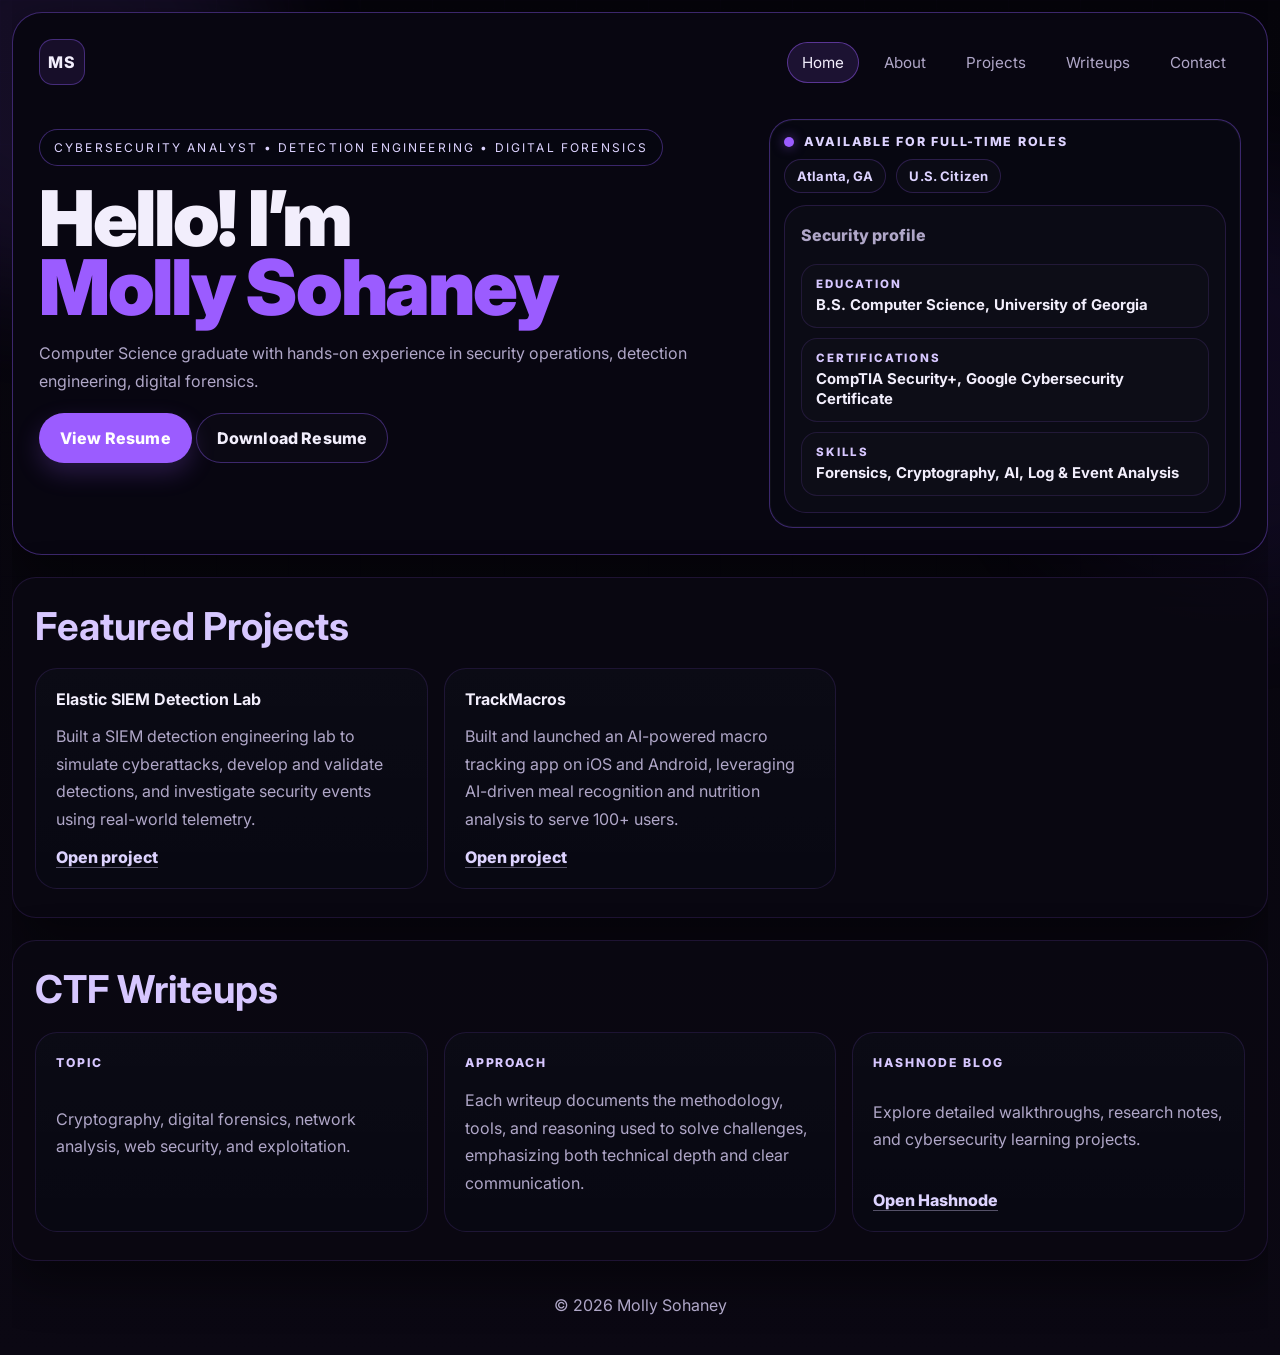
<file: index.html>
<!DOCTYPE html>
<html lang="en">
  <head>
    <meta charset="utf-8" />
    <meta name="viewport" content="width=device-width, initial-scale=1" />
    <meta
      name="description"
      content="Molly Sohaney - Cybersecurity analyst portfolio with projects, writeups, and contact information."
    />
    <title>Molly Sohaney | Home</title>
    <link rel="preconnect" href="https://fonts.googleapis.com" />
    <link rel="preconnect" href="https://fonts.gstatic.com" crossorigin />
    <link
      href="https://fonts.googleapis.com/css2?family=Inter:wght@400;500;600;700;800;900&display=swap"
      rel="stylesheet"
    />
    <!-- Google tag (gtag.js) -->
    <script async src="https://www.googletagmanager.com/gtag/js?id=G-9K3HYFY128"></script>
    <script>
      window.dataLayer = window.dataLayer || [];
      function gtag(){dataLayer.push(arguments);}
      gtag('js', new Date());

      gtag('config', 'G-9K3HYFY128');
    </script>
    <link rel="stylesheet" href="styles.css" />
  </head>
  <body>
    <div class="page">
      <div class="bg-grid"></div>
      <div class="bg-glow bg-glow-left"></div>
      <div class="bg-glow bg-glow-right"></div>

      <header class="hero" id="home">
        <nav class="nav">
          <a class="brand" href="index.html" aria-label="Home">MS</a>
          <div class="nav-links">
            <a class="nav-link" href="index.html">Home</a>
            <a class="nav-link" href="about.html">About</a>
            <a class="nav-link" href="projects.html">Projects</a>
            <a class="nav-link" href="writeups.html">Writeups</a>
            <a class="nav-link" href="contact.html">Contact</a>
          </div>
        </nav>

        <div class="hero-grid">
          <section class="hero-copy">
            <p class="badge">Cybersecurity Analyst • Detection Engineering • Digital Forensics</p>
            <h1>
              Hello! I’m
              <span>Molly Sohaney</span>
            </h1>
            <p class="lede">
              Computer Science graduate with hands-on experience in security
              operations, detection engineering, digital forensics.
            </p>

            <div class="hero-actions">
              <a class="button button-primary" href="documents/Molly%20Sohaney%20Resume.pdf" target="_blank" rel="noreferrer">View Resume</a>
              <a class="button button-secondary" href="documents/Molly%20Sohaney%20Resume.pdf" download>Download Resume</a>
            </div>
          </section>

          <a class="hero-panel hero-panel-link" href="about.html" aria-label="About me">
            <div class="panel-topbar">
              <span class="status-dot"></span>
              <span>AVAILABLE FOR FULL-TIME ROLES</span>
            </div>
            <div class="panel-pills">
              <span class="panel-pill">Atlanta, GA</span>
              <span class="panel-pill">U.S. Citizen</span>
            </div>

            <div class="panel-card">
              <p class="panel-kicker">Security profile</p>
              <div class="profile-list">
                <div class="profile-item">
                  <span>Education</span>
                  <strong>B.S. Computer Science, University of Georgia</strong>
                </div>
                <div class="profile-item">
                  <span>Certifications</span>
                  <strong>CompTIA Security+, Google Cybersecurity Certificate</strong>
                </div>
                <div class="profile-item">
                  <span>Skills</span>
                  <strong>Forensics, Cryptography, AI, Log &amp; Event Analysis</strong>
                </div>
              </div>
            </div>
          </a>
        </div>
      </header>

      <main>
        <section class="section featured-projects">
          <div class="section-heading">
            <h3><a class="section-title-link" href="projects.html">Featured Projects</a></h3>
          </div>
          <div class="content-grid featured-grid">
            <article class="content-card featured-card">
              <h4>Elastic SIEM Detection Lab</h4>
              <p>
                Built a SIEM detection engineering lab to simulate cyberattacks,
                develop and validate detections, and investigate security events
                using real-world telemetry.
              </p>
              <a
                href="https://github.com/MollySohaney/elastic-siem-detection-lab"
                target="_blank"
                rel="noreferrer"
              >
                Open project
              </a>
            </article>

            <article class="content-card featured-card">
              <h4>TrackMacros</h4>
              <p>
                Built and launched an AI-powered macro tracking app on iOS and
                Android, leveraging AI-driven meal recognition and nutrition
                analysis to serve 100+ users.
              </p>
              <a
                href="https://www.trackmacros.app"
                target="_blank"
                rel="noreferrer"
              >
                Open project
              </a>
            </article>
          </div>
        </section>

        <section class="section">
          <div class="section-heading">
            <h3><a class="section-title-link" href="writeups.html">CTF Writeups</a></h3>
          </div>
          <div class="content-grid">
            <article class="content-card">
              <p class="card-label">Topic</p>
              <p>
                Cryptography, digital forensics, network analysis, web security,
                and exploitation.
              </p>
            </article>
            <article class="content-card">
              <p class="card-label">Approach</p>
              <p>
                Each writeup documents the methodology, tools, and reasoning used
                to solve challenges, emphasizing both technical depth and clear
                communication.
              </p>
            </article>
            <article class="content-card">
              <p class="card-label">Hashnode Blog</p>
              <p>
                Explore detailed walkthroughs, research notes, and cybersecurity
                learning projects.
              </p>
              <a href="https://mollysohaney.hashnode.dev" target="_blank" rel="noreferrer">Open Hashnode</a>
            </article>
          </div>
        </section>

      </main>

      <footer class="footer">
        <p>© <span id="year"></span> Molly Sohaney</p>
      </footer>
    </div>

    <script src="script.js"></script>
  </body>
</html>
</file>
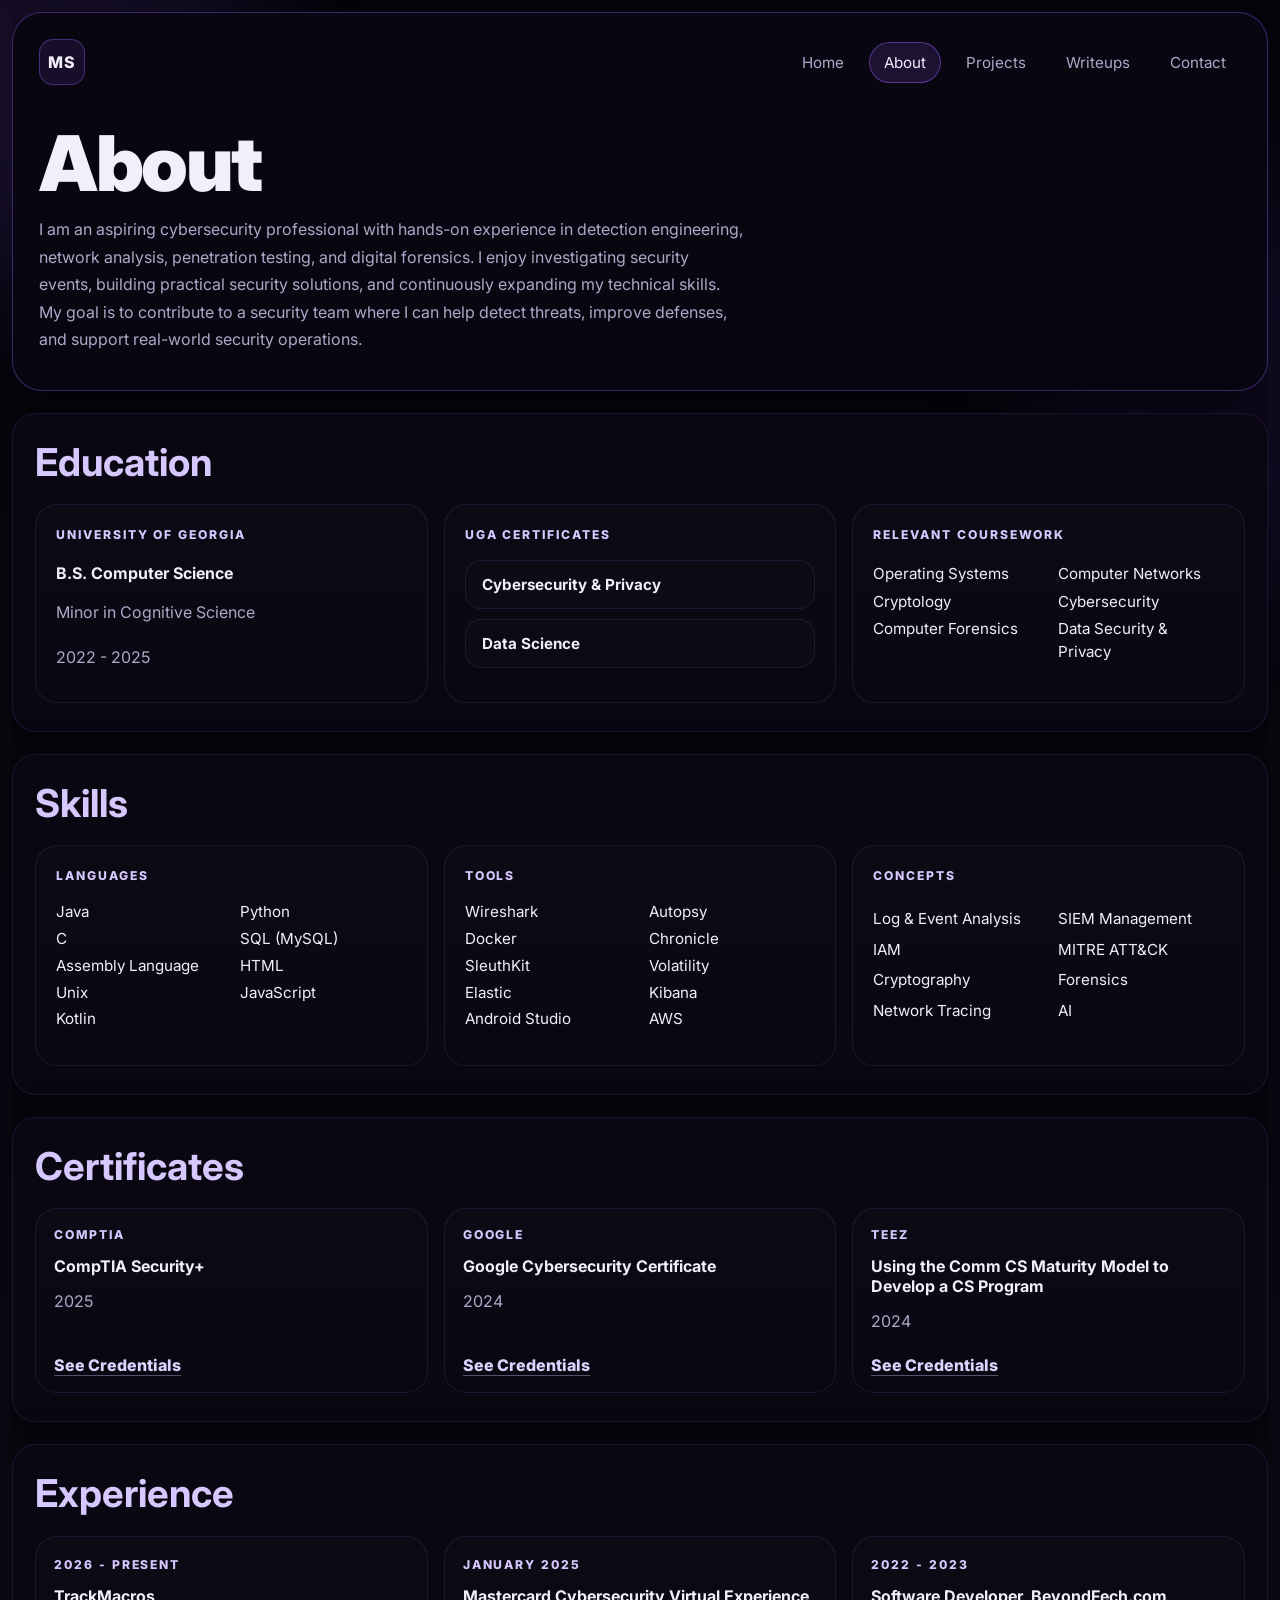
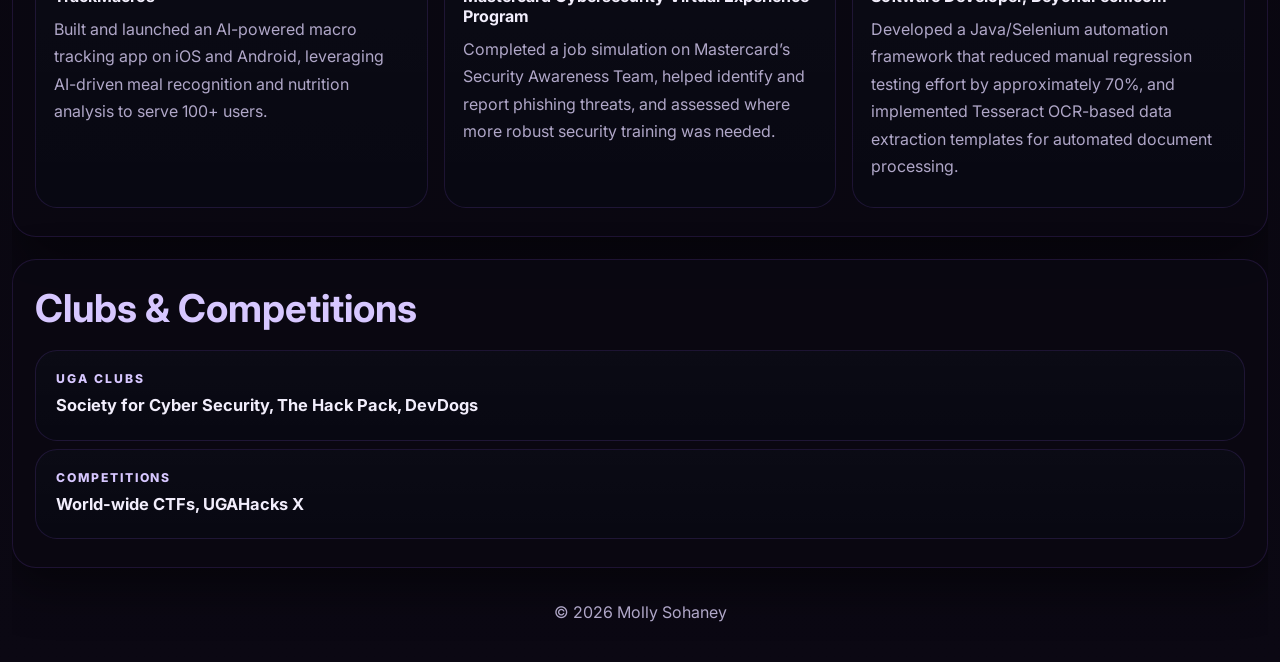
<file: about.html>
<!DOCTYPE html>
<html lang="en">
  <head>
    <meta charset="utf-8" />
    <meta name="viewport" content="width=device-width, initial-scale=1" />
    <meta
      name="description"
      content="About Molly Sohaney - cybersecurity student, analyst, and technical writer."
    />
    <title>Molly Sohaney | About</title>
    <link rel="preconnect" href="https://fonts.googleapis.com" />
    <link rel="preconnect" href="https://fonts.gstatic.com" crossorigin />
    <link
      href="https://fonts.googleapis.com/css2?family=Inter:wght@400;500;600;700;800;900&display=swap"
      rel="stylesheet"
    />
    <!-- Google tag (gtag.js) -->
    <script async src="https://www.googletagmanager.com/gtag/js?id=G-9K3HYFY128"></script>
    <script>
      window.dataLayer = window.dataLayer || [];
      function gtag(){dataLayer.push(arguments);}
      gtag('js', new Date());

      gtag('config', 'G-9K3HYFY128');
    </script>
    <link rel="stylesheet" href="styles.css" />
  </head>
  <body>
    <div class="page">
      <div class="bg-grid"></div>
      <div class="bg-glow bg-glow-left"></div>
      <div class="bg-glow bg-glow-right"></div>

      <header class="hero" id="home">
        <nav class="nav">
          <a class="brand" href="index.html" aria-label="Home">MS</a>
          <div class="nav-links">
            <a class="nav-link" href="index.html">Home</a>
            <a class="nav-link" href="about.html">About</a>
            <a class="nav-link" href="projects.html">Projects</a>
            <a class="nav-link" href="writeups.html">Writeups</a>
            <a class="nav-link" href="contact.html">Contact</a>
          </div>
        </nav>

        <div class="hero-grid">
          <section class="hero-copy">
            <h1>About</h1>
            <p class="lede">
              I am an aspiring cybersecurity professional with hands-on experience
              in detection engineering, network analysis, penetration testing, and
              digital forensics. I enjoy investigating security events, building
              practical security solutions, and continuously expanding my technical
              skills. My goal is to contribute to a security team where I can help
              detect threats, improve defenses, and support real-world security
              operations.
            </p>
          </section>
        </div>
      </header>

      <main>
        <section class="section">
          <div class="section-heading">
            <h3>Education</h3>
          </div>
          <div class="content-grid">
            <article class="content-card education-primary">
              <p class="card-label">University of Georgia</p>
              <h4>B.S. Computer Science</h4>
              <p class="minor-line">Minor in Cognitive Science</p>
              <p class="card-date">2022 - 2025</p>
            </article>
            <article class="content-card">
              <p class="card-label">UGA Certificates</p>
              <div class="mini-stack">
                <div class="mini-box">
                  <h4>Cybersecurity &amp; Privacy</h4>
                </div>
                <div class="mini-box">
                  <h4>Data Science</h4>
                </div>
              </div>
            </article>
            <article class="content-card">
              <p class="card-label">Relevant Coursework</p>
              <div class="course-list">
                <span>Operating Systems</span>
                <span>Computer Networks</span>
                <span>Cryptology</span>
                <span>Cybersecurity</span>
                <span>Computer Forensics</span>
                <span>Data Security &amp; Privacy</span>
              </div>
            </article>
          </div>
        </section>

        <section class="section">
          <div class="section-heading">
            <h3>Skills</h3>
          </div>
          <div class="content-grid">
            <article class="content-card">
              <p class="card-label">Languages</p>
              <div class="course-list">
                <span>Java</span>
                <span>Python</span>
                <span>C</span>
                <span>SQL (MySQL)</span>
                <span>Assembly Language</span>
                <span>HTML</span>
                <span>Unix</span>
                <span>JavaScript</span>
                <span>Kotlin</span>
              </div>
            </article>
            <article class="content-card">
              <p class="card-label">Tools</p>
              <div class="course-list">
                <span>Wireshark</span>
                <span>Autopsy</span>
                <span>Docker</span>
                <span>Chronicle</span>
                <span>SleuthKit</span>
                <span>Volatility</span>
                <span>Elastic</span>
                <span>Kibana</span>
                <span>Android Studio</span>
                <span>AWS</span>
              </div>
            </article>
            <article class="content-card">
              <p class="card-label">Concepts</p>
              <div class="course-list security-concepts-list">
                <span>Log &amp; Event Analysis</span>
                <span>SIEM Management</span>
                <span>IAM</span>
                <span>MITRE ATT&amp;CK</span>
                <span>Cryptography</span>
                <span>Forensics</span>
                <span>Network Tracing</span>
                <span>AI</span>
              </div>
            </article>
          </div>
        </section>

        <section class="section">
          <div class="section-heading">
            <h3>Certificates</h3>
          </div>
          <div class="content-grid">
            <article class="content-card cert-card">
              <p class="card-label">CompTIA</p>
              <h4>CompTIA Security+</h4>
              <p>2025</p>
              <a href="https://cp.certmetrics.com/comptia/en/public/verify/credential/c3a8442ef8064505ae037ae07c582913" target="_blank" rel="noreferrer">See Credentials</a>
            </article>
            <article class="content-card cert-card">
              <p class="card-label">Google</p>
              <h4>Google Cybersecurity Certificate</h4>
              <p>2024</p>
              <a href="https://www.coursera.org/account/accomplishments/specialization/80JGGHZIOFVG" target="_blank" rel="noreferrer">See Credentials</a>
            </article>
            <article class="content-card cert-card">
              <p class="card-label">TEEZ</p>
              <h4>Using the Comm CS Maturity Model to Develop a CS Program</h4>
              <p>2024</p>
              <a href="documents/OnlinePrintCertificate.aspx.pdf" target="_blank" rel="noreferrer">See Credentials</a>
            </article>
          </div>
        </section>

        <section class="section">
          <div class="section-heading">
            <h3>Experience</h3>
          </div>
          <div class="content-grid">
            <article class="content-card exp-card">
              <p class="card-label">2026 - Present</p>
              <h4>TrackMacros</h4>
              <p>
                Built and launched an AI-powered macro tracking app on iOS and
                Android, leveraging AI-driven meal recognition and nutrition
                analysis to serve 100+ users.
              </p>
            </article>
            <article class="content-card exp-card">
              <p class="card-label">January 2025</p>
              <h4>Mastercard Cybersecurity Virtual Experience Program</h4>
              <p>
                Completed a job simulation on Mastercard’s Security Awareness
                Team, helped identify and report phishing threats, and assessed
                where more robust security training was needed.
              </p>
            </article>
            <article class="content-card exp-card">
              <p class="card-label">2022 - 2023</p>
              <h4>Software Developer, BeyondFech.com</h4>
              <p>
                Developed a Java/Selenium automation framework that reduced
                manual regression testing effort by approximately 70%, and
                implemented Tesseract OCR-based data extraction templates for
                automated document processing.
              </p>
            </article>
          </div>
        </section>

        <section class="section clubs-section">
          <div class="section-heading">
            <h3>Clubs &amp; Competitions</h3>
          </div>
          <div class="clubs-vertical-stack">
            <article class="content-card clubs-vertical-card">
              <p class="card-label">UGA Clubs</p>
              <h4>Society for Cyber Security, The Hack Pack, DevDogs</h4>
            </article>
            <article class="content-card clubs-vertical-card">
              <p class="card-label">Competitions</p>
              <h4>World-wide CTFs, UGAHacks X</h4>
            </article>
          </div>
        </section>
      </main>

      <footer class="footer">
        <p>© <span id="year"></span> Molly Sohaney</p>
      </footer>
    </div>

    <script src="script.js"></script>
  </body>
</html>
</file>
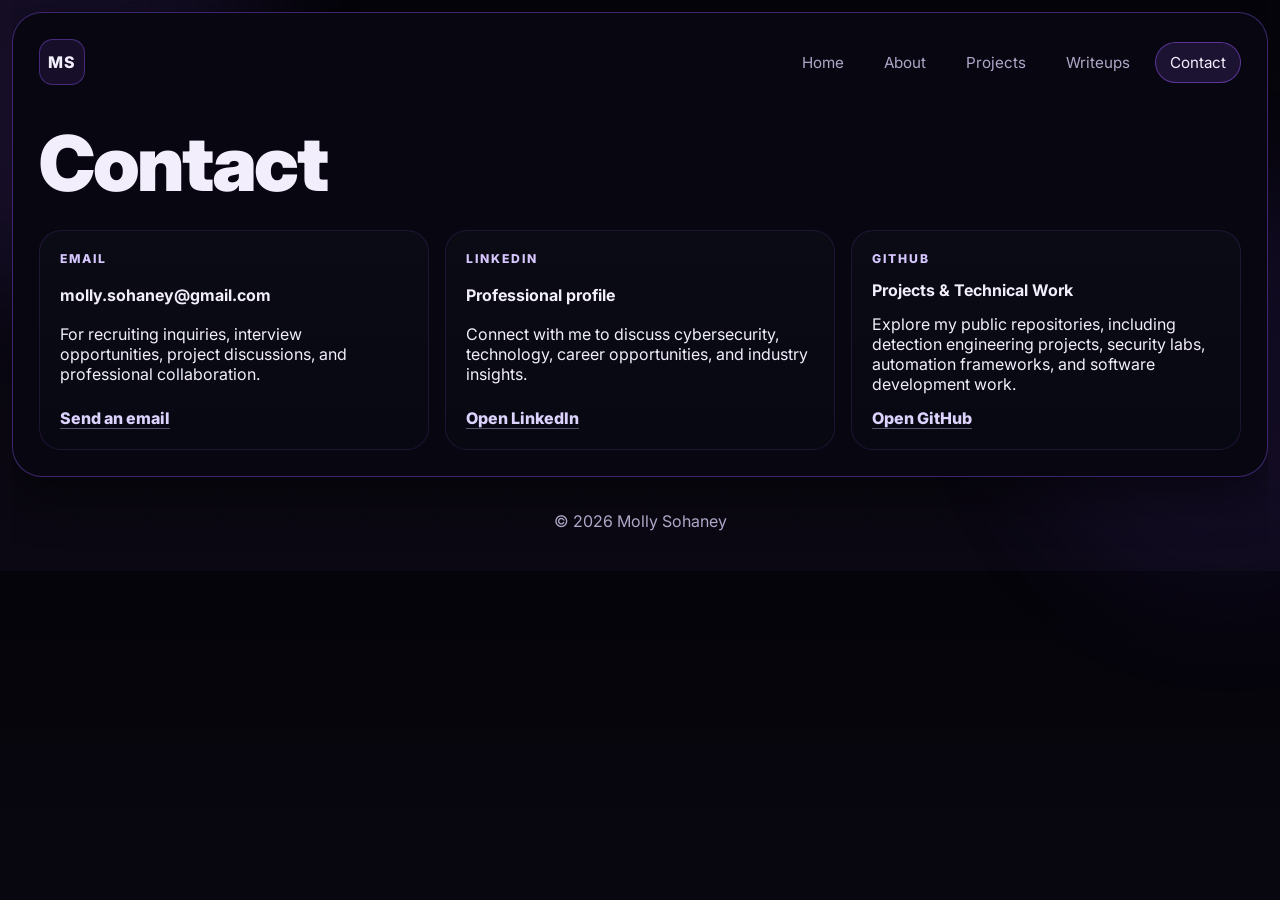
<file: contact.html>
<!DOCTYPE html>
<html lang="en">
  <head>
    <meta charset="utf-8" />
    <meta name="viewport" content="width=device-width, initial-scale=1" />
    <meta
      name="description"
      content="Contact Molly Sohaney for cybersecurity analyst opportunities and collaborations."
    />
    <title>Molly Sohaney | Contact</title>
    <link rel="preconnect" href="https://fonts.googleapis.com" />
    <link rel="preconnect" href="https://fonts.gstatic.com" crossorigin />
    <link
      href="https://fonts.googleapis.com/css2?family=Orbitron:wght@500;700;800&family=Inter:wght@400;500;600;700;800;900&display=swap"
      rel="stylesheet"
    />
    <!-- Google tag (gtag.js) -->
    <script async src="https://www.googletagmanager.com/gtag/js?id=G-9K3HYFY128"></script>
    <script>
      window.dataLayer = window.dataLayer || [];
      function gtag(){dataLayer.push(arguments);}
      gtag('js', new Date());

      gtag('config', 'G-9K3HYFY128');
    </script>
    <link rel="stylesheet" href="styles.css" />
  </head>
  <body>
    <div class="page">
      <div class="bg-grid"></div>
      <div class="bg-glow bg-glow-left"></div>
      <div class="bg-glow bg-glow-right"></div>

      <header class="hero" id="home">
        <nav class="nav">
          <a class="brand" href="index.html" aria-label="Home">MS</a>
          <div class="nav-links">
            <a class="nav-link" href="index.html">Home</a>
            <a class="nav-link" href="about.html">About</a>
            <a class="nav-link" href="projects.html">Projects</a>
            <a class="nav-link" href="writeups.html">Writeups</a>
            <a class="nav-link" href="contact.html">Contact</a>
          </div>
        </nav>

        <div class="hero-grid contact-hero">
          <section class="hero-copy">
            <h1>Contact</h1>
          </section>

          <div class="content-grid contact-grid">
            <article class="content-card">
              <p class="card-label">Email</p>
              <h4>molly.sohaney@gmail.com</h4>
              <p>For recruiting inquiries, interview opportunities, project discussions, and professional collaboration.</p>
              <a href="mailto:molly.sohaney@gmail.com">Send an email</a>
            </article>
            <article class="content-card">
              <p class="card-label">LinkedIn</p>
              <h4>Professional profile</h4>
              <p>Connect with me to discuss cybersecurity, technology, career opportunities, and industry insights.</p>
              <a href="https://www.linkedin.com/in/mollysohaney" target="_blank" rel="noreferrer">Open LinkedIn</a>
            </article>
            <article class="content-card">
              <p class="card-label">GitHub</p>
              <h4>Projects &amp; Technical Work</h4>
              <p>Explore my public repositories, including detection engineering projects, security labs, automation frameworks, and software development work.</p>
              <a href="https://github.com/MollySohaney" target="_blank" rel="noreferrer">Open GitHub</a>
            </article>
          </div>
        </div>
      </header>

      <footer class="footer">
        <p>© <span id="year"></span> Molly Sohaney</p>
      </footer>
    </div>

    <script src="script.js"></script>
  </body>
</html>
</file>
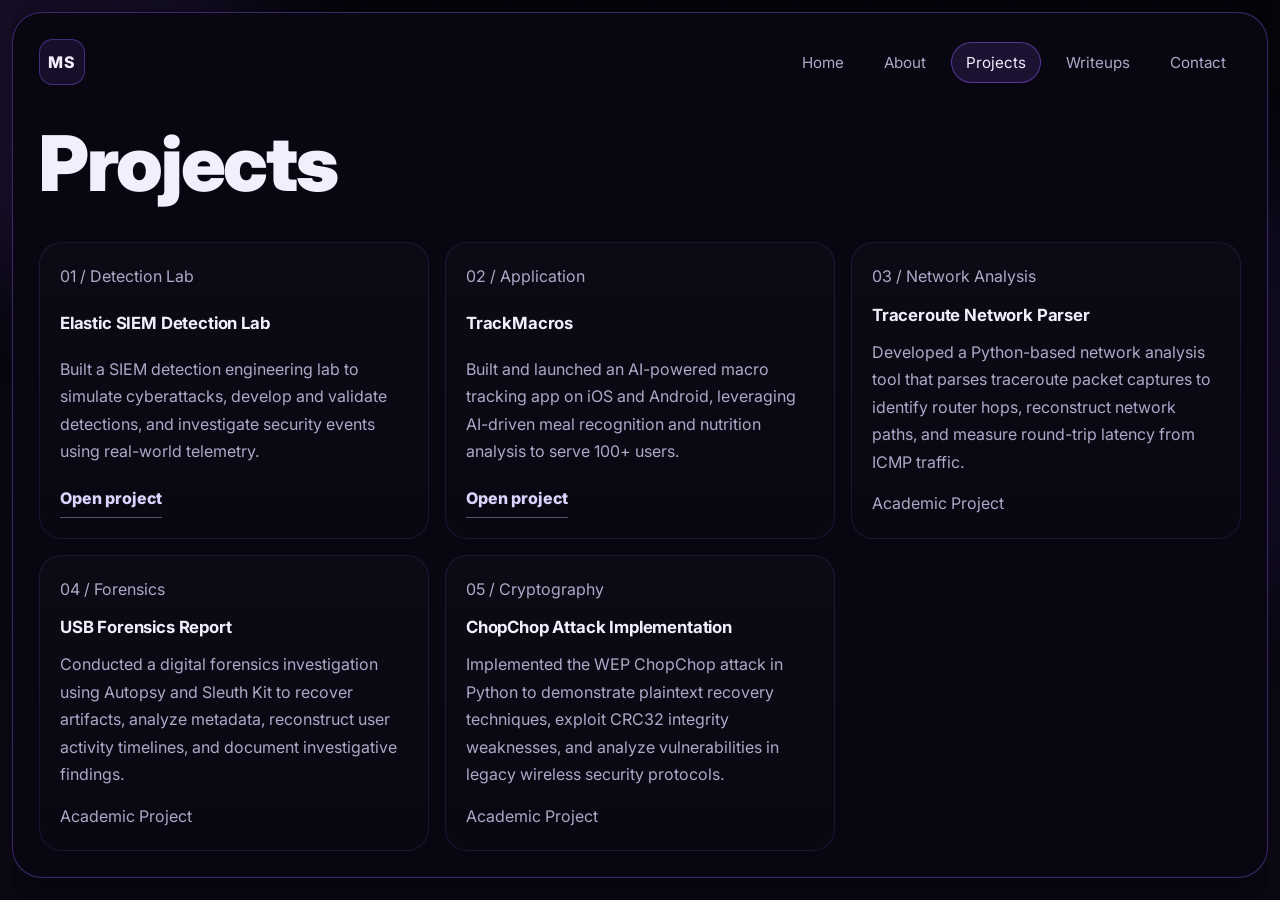
<file: projects.html>
<!DOCTYPE html>
<html lang="en">
  <head>
    <meta charset="utf-8" />
    <meta name="viewport" content="width=device-width, initial-scale=1" />
    <meta
      name="description"
      content="Projects by Molly Sohaney including Elastic SIEM detection labs, TrackMacros, and security resume work."
    />
    <title>Molly Sohaney | Projects</title>
    <link rel="preconnect" href="https://fonts.googleapis.com" />
    <link rel="preconnect" href="https://fonts.gstatic.com" crossorigin />
    <link
      href="https://fonts.googleapis.com/css2?family=Orbitron:wght@500;700;800&family=Inter:wght@400;500;600;700;800;900&display=swap"
      rel="stylesheet"
    />
    <!-- Google tag (gtag.js) -->
    <script async src="https://www.googletagmanager.com/gtag/js?id=G-9K3HYFY128"></script>
    <script>
      window.dataLayer = window.dataLayer || [];
      function gtag(){dataLayer.push(arguments);}
      gtag('js', new Date());

      gtag('config', 'G-9K3HYFY128');
    </script>
    <link rel="stylesheet" href="styles.css" />
  </head>
  <body class="projects-page">
    <div class="page">
      <div class="bg-grid"></div>
      <div class="bg-glow bg-glow-left"></div>
      <div class="bg-glow bg-glow-right"></div>

      <header class="hero" id="home">
        <nav class="nav">
          <a class="brand" href="index.html" aria-label="Home">MS</a>
          <div class="nav-links">
            <a class="nav-link" href="index.html">Home</a>
            <a class="nav-link" href="about.html">About</a>
            <a class="nav-link" href="projects.html">Projects</a>
            <a class="nav-link" href="writeups.html">Writeups</a>
            <a class="nav-link" href="contact.html">Contact</a>
          </div>
        </nav>

        <section class="hero-copy">
          <h1>Projects</h1>
        </section>

        <div class="project-grid">
          <article class="project-card">
            <p class="project-kicker">01 / Detection Lab</p>
            <h4>Elastic SIEM Detection Lab</h4>
            <p>
              Built a SIEM detection engineering lab to simulate cyberattacks,
              develop and validate detections, and investigate security events
              using real-world telemetry.
            </p>
            <a
              href="https://github.com/MollySohaney/elastic-siem-detection-lab"
              target="_blank"
              rel="noreferrer"
            >
              Open project
            </a>
          </article>

          <article class="project-card">
            <p class="project-kicker">02 / Application</p>
            <h4>TrackMacros</h4>
            <p>
              Built and launched an AI-powered macro tracking app on iOS and
              Android, leveraging AI-driven meal recognition and nutrition
              analysis to serve 100+ users.
            </p>
            <a href="https://www.trackmacros.app" target="_blank" rel="noreferrer">
              Open project
            </a>
          </article>

          <article class="project-card">
            <p class="project-kicker">03 / Network Analysis</p>
            <h4>Traceroute Network Parser</h4>
            <p>
              Developed a Python-based network analysis tool that parses
              traceroute packet captures to identify router hops, reconstruct
              network paths, and measure round-trip latency from ICMP traffic.
            </p>
            <p>Academic Project</p>
          </article>

          <article class="project-card">
            <p class="project-kicker">04 / Forensics</p>
            <h4>USB Forensics Report</h4>
            <p>
              Conducted a digital forensics investigation using Autopsy and
              Sleuth Kit to recover artifacts, analyze metadata, reconstruct
              user activity timelines, and document investigative findings.
            </p>
            <p>Academic Project</p>
          </article>

          <article class="project-card">
            <p class="project-kicker">05 / Cryptography</p>
            <h4>ChopChop Attack Implementation</h4>
            <p>
              Implemented the WEP ChopChop attack in Python to demonstrate
              plaintext recovery techniques, exploit CRC32 integrity weaknesses,
              and analyze vulnerabilities in legacy wireless security protocols.
            </p>
            <p>Academic Project</p>
          </article>
        </div>
      </header>

      <footer class="footer">
        <p>© <span id="year"></span> Molly Sohaney</p>
      </footer>
    </div>

    <script src="script.js"></script>
  </body>
</html>
</file>
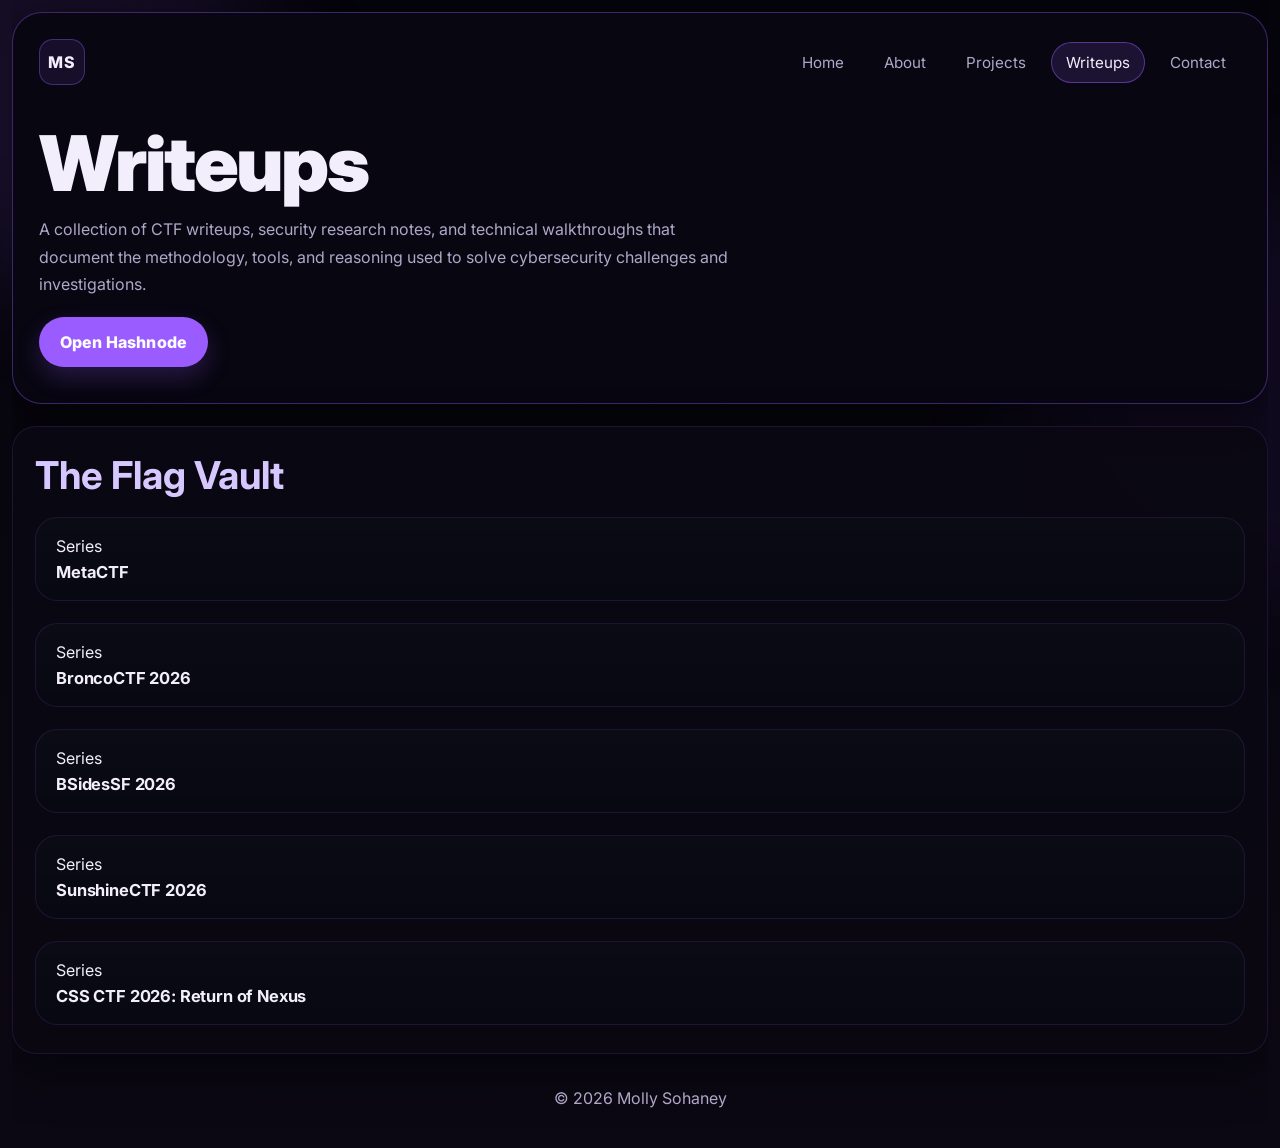
<file: writeups.html>
<!DOCTYPE html>
<html lang="en">
  <head>
    <meta charset="utf-8" />
    <meta name="viewport" content="width=device-width, initial-scale=1" />
    <meta
      name="description"
      content="CTF writeups and security notes by Molly Sohaney."
    />
    <title>Molly Sohaney | Writeups</title>
    <link rel="preconnect" href="https://fonts.googleapis.com" />
    <link rel="preconnect" href="https://fonts.gstatic.com" crossorigin />
    <link
      href="https://fonts.googleapis.com/css2?family=Orbitron:wght@500;700;800&family=Inter:wght@400;500;600;700;800;900&display=swap"
      rel="stylesheet"
    />
    <!-- Google tag (gtag.js) -->
    <script async src="https://www.googletagmanager.com/gtag/js?id=G-9K3HYFY128"></script>
    <script>
      window.dataLayer = window.dataLayer || [];
      function gtag(){dataLayer.push(arguments);}
      gtag('js', new Date());

      gtag('config', 'G-9K3HYFY128');
    </script>
    <link rel="stylesheet" href="styles.css" />
  </head>
  <body>
    <div class="page">
      <div class="bg-grid"></div>
      <div class="bg-glow bg-glow-left"></div>
      <div class="bg-glow bg-glow-right"></div>

      <header class="hero" id="home">
        <nav class="nav">
          <a class="brand" href="index.html" aria-label="Home">MS</a>
          <div class="nav-links">
            <a class="nav-link" href="index.html">Home</a>
            <a class="nav-link" href="about.html">About</a>
            <a class="nav-link" href="projects.html">Projects</a>
            <a class="nav-link" href="writeups.html">Writeups</a>
            <a class="nav-link" href="contact.html">Contact</a>
          </div>
        </nav>

        <div class="hero-grid">
          <section class="hero-copy">
            <h1>Writeups</h1>
            <p class="lede">
              A collection of CTF writeups, security research notes, and
              technical walkthroughs that document the methodology, tools, and
              reasoning used to solve cybersecurity challenges and
              investigations.
            </p>
            <div class="hero-actions">
              <a class="button button-primary" href="https://mollysohaney.hashnode.dev" target="_blank" rel="noreferrer">Open Hashnode</a>
            </div>
          </section>
        </div>
      </header>

      <main>
        <section class="section writeups-section">
          <div class="section-heading">
            <a
              class="blog-home-link section-title-link"
              href="https://mollysohaney.hashnode.dev"
              target="_blank"
              rel="noreferrer"
            >
              <h3>The Flag Vault</h3>
            </a>
          </div>
          <a
            class="series-card"
            href="https://mollysohaney.hashnode.dev/series/metactf"
            target="_blank"
            rel="noreferrer"
          >
            <span class="card-label">Series</span>
            <strong>MetaCTF</strong>
          </a>

          <a
            class="series-card"
            href="https://mollysohaney.hashnode.dev/series/broncoctf-2026"
            target="_blank"
            rel="noreferrer"
          >
            <span class="card-label">Series</span>
            <strong>BroncoCTF 2026</strong>
          </a>

          <a
            class="series-card"
            href="https://mollysohaney.hashnode.dev/series/bsidessf-2026"
            target="_blank"
            rel="noreferrer"
          >
            <span class="card-label">Series</span>
            <strong>BSidesSF 2026</strong>
          </a>

          <a
            class="series-card"
            href="https://mollysohaney.hashnode.dev/series/sunshinectf-2026"
            target="_blank"
            rel="noreferrer"
          >
            <span class="card-label">Series</span>
            <strong>SunshineCTF 2026</strong>
          </a>

          <a
            class="series-card"
            href="https://mollysohaney.hashnode.dev/series/cssctf-2026"
            target="_blank"
            rel="noreferrer"
          >
            <span class="card-label">Series</span>
            <strong>CSS CTF 2026: Return of Nexus</strong>
          </a>
        </section>
      </main>

      <footer class="footer">
        <p>© <span id="year"></span> Molly Sohaney</p>
      </footer>
    </div>

    <script src="script.js"></script>
  </body>
</html>
</file>
<file: styles.css>
:root {
  color-scheme: dark;
  --bg: #05040a;
  --bg-2: #0b0813;
  --surface: rgba(14, 10, 24, 0.92);
  --surface-strong: rgba(9, 7, 18, 0.98);
  --text: #f2eefc;
  --muted: #b0a7c8;
  --line: rgba(162, 113, 255, 0.2);
  --line-strong: rgba(146, 92, 255, 0.38);
  --accent: #9b5cff;
  --accent-2: #d7c7ff;
  --accent-3: #7b3ff2;
  --shadow: 0 18px 50px rgba(0, 0, 0, 0.48);
  --radius: 24px;
  --max-width: 1360px;
}

* { box-sizing: border-box; }
html { scroll-behavior: smooth; }
body {
  margin: 0;
  font-family: "Inter", system-ui, sans-serif;
  color: var(--text);
  background: linear-gradient(180deg, var(--bg), var(--bg-2));
}
body.projects-page {
  height: 100vh;
  overflow: hidden;
}

body.projects-page .page {
  height: 100vh;
  overflow: hidden;
}
a { color: inherit; text-decoration: none; }
.page {
  position: relative;
  width: min(calc(100% - 24px), var(--max-width));
  margin: 0 auto;
  padding: 12px 0 24px;
  overflow: hidden;
}
.bg-grid {
  position: fixed;
  inset: 0;
  pointer-events: none;
  opacity: 0.12;
  background-image:
    linear-gradient(rgba(146, 92, 255, 0.14) 1px, transparent 1px),
    linear-gradient(90deg, rgba(146, 92, 255, 0.14) 1px, transparent 1px);
  background-size: 72px 72px;
  mask-image: linear-gradient(180deg, rgba(0, 0, 0, 0.8), transparent 90%);
}
.bg-glow {
  position: fixed;
  inset: auto;
  width: 420px;
  height: 420px;
  border-radius: 50%;
  filter: blur(60px);
  opacity: 0.12;
  pointer-events: none;
}
.bg-glow-left { top: -130px; left: -150px; background: rgba(146, 92, 255, 0.9); }
.bg-glow-right { right: -160px; top: 180px; background: rgba(108, 68, 226, 0.7); }
.hero,
.section,
.footer { position: relative; z-index: 1; }
.hero {
  display: grid;
  gap: 34px;
  padding: 26px;
  border: 1px solid var(--line-strong);
  border-radius: calc(var(--radius) + 6px);
  background: var(--surface-strong);
  box-shadow: var(--shadow);
}
.nav {
  display: flex;
  align-items: center;
  justify-content: space-between;
  gap: 16px;
}
.brand {
  display: grid;
  place-items: center;
  width: 46px;
  height: 46px;
  border-radius: 14px;
  border: 1px solid var(--line-strong);
  background: rgba(155, 92, 255, 0.1);
  font-family: "Inter", system-ui, sans-serif;
  font-weight: 800;
  letter-spacing: 0.04em;
}
.nav-links {
  display: flex;
  flex-wrap: wrap;
  align-items: center;
  gap: 10px;
  color: var(--muted);
  font-size: 0.95rem;
}
.nav-link {
  padding: 10px 14px;
  border-radius: 999px;
  border: 1px solid transparent;
  transition: 180ms ease;
}
.nav-link:hover,
.nav-link:focus-visible {
  border-color: rgba(155, 92, 255, 0.32);
  background: rgba(155, 92, 255, 0.08);
  color: var(--text);
}
.nav-link.active {
  color: var(--text);
  border-color: rgba(155, 92, 255, 0.48);
  background: rgba(155, 92, 255, 0.14);
}
.hero-grid {
  display: grid;
  grid-template-columns: minmax(0, 1.2fr) minmax(320px, 0.8fr);
  gap: 22px;
  align-items: start;
}
.contact-hero {
  grid-template-columns: minmax(0, 1fr);
}
.hero-copy {
  display: grid;
  align-content: start;
  gap: 18px;
  padding: 10px 4px 10px 0;
}
.badge,
.eyebrow {
  width: fit-content;
  margin: 0;
  letter-spacing: 0.18em;
  text-transform: uppercase;
}
.badge {
  padding: 10px 14px;
  border: 1px solid var(--line-strong);
  border-radius: 999px;
  background: rgba(7, 7, 16, 0.82);
  font-size: 0.75rem;
  color: #ddd3ff;
}
h1, h2, h3, h4 { margin: 0; }
h1 {
  font-family: "Inter", system-ui, sans-serif;
  font-size: clamp(2.6rem, 6vw, 5.2rem);
  line-height: 0.9;
  max-width: 11ch;
  font-weight: 900;
  letter-spacing: -0.03em;
  text-transform: none;
}
h1 span { display: block; color: var(--accent); }
.lede,
.section p,
.project-card p,
.panel-card p,
.panel-stat strong,
.blog-card p {
  margin: 0;
  color: var(--muted);
  line-height: 1.72;
  font-size: 1rem;
}
.button {
  display: inline-flex;
  align-items: center;
  justify-content: center;
  padding: 14px 20px;
  border-radius: 999px;
  border: 1px solid transparent;
  font-weight: 800;
  letter-spacing: 0.01em;
}
.button-primary {
  background: var(--accent);
  color: #fff;
  box-shadow: 0 10px 24px rgba(155, 92, 255, 0.22);
}
.button-secondary {
  border-color: var(--line-strong);
  background: rgba(255, 255, 255, 0.015);
}
.hero-panel {
  display: grid;
  gap: 12px;
  padding: 14px;
  border-radius: 24px;
  border: 1px solid var(--line-strong);
  background: rgba(8, 8, 18, 0.95);
  box-shadow: inset 0 0 0 1px rgba(255, 255, 255, 0.03);
  align-self: start;
}

.writeups-section {
  gap: 18px;
}

.blog-home-link {
  width: fit-content;
  font-weight: 800;
  color: #ddd3ff;
  border-bottom: 0;
}

.blog-home-link:hover,
.blog-home-link:focus-visible {
  color: var(--text);
}

.series-card {
  display: grid;
  gap: 6px;
  padding: 18px 20px;
  border-radius: 22px;
  border: 1px solid rgba(155, 92, 255, 0.14);
  background:
    linear-gradient(180deg, rgba(255, 255, 255, 0.025), rgba(255, 255, 255, 0.01)),
    rgba(6, 6, 16, 0.95);
  overflow: hidden;
  text-align: left;
  transition: 180ms ease;
}

.series-card strong {
  font-size: 1.03rem;
  letter-spacing: -0.01em;
}

.series-card:hover,
.series-card:focus-visible {
  background: rgba(155, 92, 255, 0.06);
  transform: translateY(-1px);
}

.hero-panel-link {
  color: inherit;
  text-decoration: none;
  transition: 180ms ease;
}

.hero-panel-link:hover,
.hero-panel-link:focus-visible {
  border-color: rgba(155, 92, 255, 0.58);
  background: rgba(155, 92, 255, 0.08);
  transform: translateY(-1px);
}

.panel-topbar {
  display: flex;
  align-items: center;
  gap: 10px;
  color: #ddd3ff;
  font-size: 0.78rem;
  font-weight: 800;
  letter-spacing: 0.14em;
  text-transform: uppercase;
}

.status-dot {
  width: 10px;
  height: 10px;
  border-radius: 50%;
  background: var(--accent);
  box-shadow: 0 0 12px rgba(155, 92, 255, 0.55);
}

.panel-pills {
  display: flex;
  flex-wrap: wrap;
  gap: 10px;
  margin-top: -2px;
}

.panel-pill {
  display: inline-flex;
  align-items: center;
  justify-content: center;
  padding: 8px 12px;
  border-radius: 999px;
  border: 1px solid rgba(155, 92, 255, 0.22);
  background: rgba(255, 255, 255, 0.02);
  color: #ddd3ff;
  font-size: 0.82rem;
  font-weight: 700;
  letter-spacing: 0.01em;
}

.panel-card {
  display: grid;
  gap: 14px;
  padding: 16px;
  border-radius: 22px;
  border: 1px solid rgba(155, 92, 255, 0.18);
  background: rgba(255, 255, 255, 0.02);
}

.profile-list {
  display: grid;
  gap: 10px;
}

.profile-item {
  display: grid;
  gap: 4px;
  padding: 12px 14px;
  border-radius: 16px;
  border: 1px solid rgba(155, 92, 255, 0.14);
  background: rgba(255, 255, 255, 0.01);
}

.profile-item span {
  font-size: 0.72rem;
  font-weight: 800;
  letter-spacing: 0.16em;
  text-transform: uppercase;
  color: var(--accent-2);
}

.profile-item strong {
  font-size: 0.93rem;
  font-weight: 700;
  color: var(--text);
  line-height: 1.35;
}

.panel-kicker {
  margin: 0;
  font-size: 0.75rem;
  font-weight: 800;
  color: var(--accent-2);
}
.eyebrow {
  display: block;
  text-transform: uppercase;
  letter-spacing: 0.16em;
  color: var(--accent-2);
}
.section {
  display: grid;
  gap: 22px;
  margin-top: 22px;
  padding: 28px 22px;
  border: 1px solid rgba(155, 92, 255, 0.14);
  border-radius: var(--radius);
  background: rgba(10, 8, 18, 0.9);
  box-shadow: var(--shadow);
}
.section-heading {
  display: grid;
  gap: 4px;
}
.section-heading h3 {
  font-size: clamp(1.8rem, 3vw, 2.8rem);
  line-height: 1.05;
}
.featured-projects .section-heading h3,
.section .section-heading h3 {
  color: var(--accent-2);
}
.section-title-link {
  color: inherit;
  text-decoration: none;
}
.section-title-link:hover,
.section-title-link:focus-visible {
  color: var(--text);
}
.about,
.experience,
.education {
  grid-template-columns: 0.8fr 1.2fr;
  align-items: start;
}
.project-grid {
  display: grid;
  grid-template-columns: repeat(3, minmax(0, 1fr));
  gap: 16px;
}
.project-grid-secondary { margin-top: 2px; }
.project-card,
.blog-card,
.content-card {
  display: grid;
  gap: 14px;
  grid-template-rows: auto auto auto;
  padding: 20px;
  border-radius: 22px;
  border: 1px solid rgba(155, 92, 255, 0.14);
  background:
    linear-gradient(180deg, rgba(255, 255, 255, 0.025), rgba(255, 255, 255, 0.01)),
    rgba(6, 6, 16, 0.95);
  text-align: left;
}

.cert-card,
.exp-card {
  grid-template-rows: auto auto 1fr auto;
  min-height: 185px;
}

.exp-card::after {
  content: "";
  display: block;
}

.exp-card {
  padding: 16px 18px;
  gap: 10px;
}

.exp-card h4 {
  margin-bottom: 0;
}

.exp-card p:first-of-type {
  margin-top: 2px;
}

.cert-card a {
  margin-top: auto;
}

.cert-card {
  padding: 16px 18px;
  gap: 10px;
}

.cert-card p:nth-of-type(2) {
  margin-top: 2px;
}

.exp-card p:last-child {
  margin-bottom: 0;
}
.timeline,
.education-grid {
  display: grid;
  gap: 14px;
}
.timeline-item,
.education-card {
  padding: 18px 20px;
  border-radius: 18px;
  border: 1px solid rgba(168, 85, 247, 0.18);
  background: rgba(255, 255, 255, 0.02);
}
.timeline-meta {
  display: grid;
  gap: 4px;
  margin-bottom: 10px;
}
.timeline-meta span:first-child {
  color: var(--accent-2);
  font-size: 0.76rem;
  font-weight: 800;
  letter-spacing: 0.16em;
  text-transform: uppercase;
}
.timeline-meta span:last-child,
.education-card h4 {
  font-family: "Orbitron", sans-serif;
  text-transform: uppercase;
  letter-spacing: 0.04em;
  font-size: 0.95rem;
}
.education-card p { margin: 0 0 10px; }
.education-card p:last-child { margin-bottom: 0; }
.project-card h4 {
  font-family: "Inter", system-ui, sans-serif;
  font-size: 1.05rem;
  text-transform: none;
  letter-spacing: -0.01em;
}
.project-card a,
.blog-card a,
.contact-links a,
.featured-card a,
.content-card a {
  width: fit-content;
  font-weight: 800;
  color: #ddd3ff;
  border-bottom: 1px solid rgba(221, 211, 255, 0.36);
}
.content-grid {
  display: grid;
  grid-template-columns: repeat(3, minmax(0, 1fr));
  gap: 16px;
}

.clubs-section .content-grid {
  grid-template-columns: repeat(2, minmax(0, 1fr));
}

.clubs-section .content-card {
  min-height: 220px;
}
.clubs-vertical-stack {
  display: grid;
  gap: 8px;
  width: 100%;
  justify-self: start;
}

.clubs-vertical-card {
  gap: 6px;
  padding: 18px 20px;
  width: 100%;
}

.clubs-section .clubs-vertical-card {
  min-height: auto;
}

.clubs-vertical-card h4 {
  font-size: 1.03rem;
  line-height: 1.2;
  white-space: nowrap;
  overflow: hidden;
  text-overflow: ellipsis;
}
.content-card p { margin: 0; }
.content-card .card-label {
  color: var(--accent-2);
  font-size: 0.76rem;
  font-weight: 800;
  letter-spacing: 0.16em;
  text-transform: uppercase;
}

.education-primary {
  gap: 6px;
}

.education-primary h4 {
  margin-bottom: 0;
}

.minor-line {
  margin-top: -6px;
}
.card-date {
  margin-top: 18px;
}
.mini-stack {
  display: grid;
  gap: 10px;
}

.clubs-stack {
  gap: 12px;
}

.mini-box {
  padding: 14px 16px;
  border-radius: 16px;
  border: 1px solid rgba(155, 92, 255, 0.14);
  background: rgba(255, 255, 255, 0.01);
}

.mini-box h4 {
  font-size: 0.95rem;
}
.course-list {
  display: grid;
  grid-template-columns: repeat(2, minmax(0, 1fr));
  gap: 4px 18px;
}

.course-list span {
  color: var(--text);
  font-size: 0.95rem;
  line-height: 1.5;
}

.security-concepts-list {
  gap: 6px 18px;
}
.content-card a { width: fit-content; font-weight: 800; color: #ddd3ff; border-bottom: 1px solid rgba(221, 211, 255, 0.36); align-self: end; }
.split { grid-template-columns: 0.7fr 1.3fr; }
.contact { grid-template-columns: 0.8fr 1.2fr; align-items: start; }
.contact-links { display: flex; flex-wrap: wrap; gap: 18px; }
.footer {
  padding: 18px 8px 0;
  color: var(--muted);
  text-align: center;
}
@media (max-width: 980px) {
  .hero-grid,
  .page-hero-grid,
  .featured-grid,
  .about,
  .split,
  .contact,
  .project-grid,
  .content-grid,
  .experience,
  .education {
    grid-template-columns: 1fr;
  }
}
@media (max-width: 680px) {
  .page { width: min(calc(100% - 18px), var(--max-width)); padding-top: 10px; }
  .hero,
  .section { padding: 18px; }
  .nav { flex-direction: column; align-items: flex-start; }
  .nav-links { gap: 12px; }
  .button { width: 100%; }
  h1 { font-size: clamp(2.9rem, 16vw, 4.6rem); }
}
</file>
